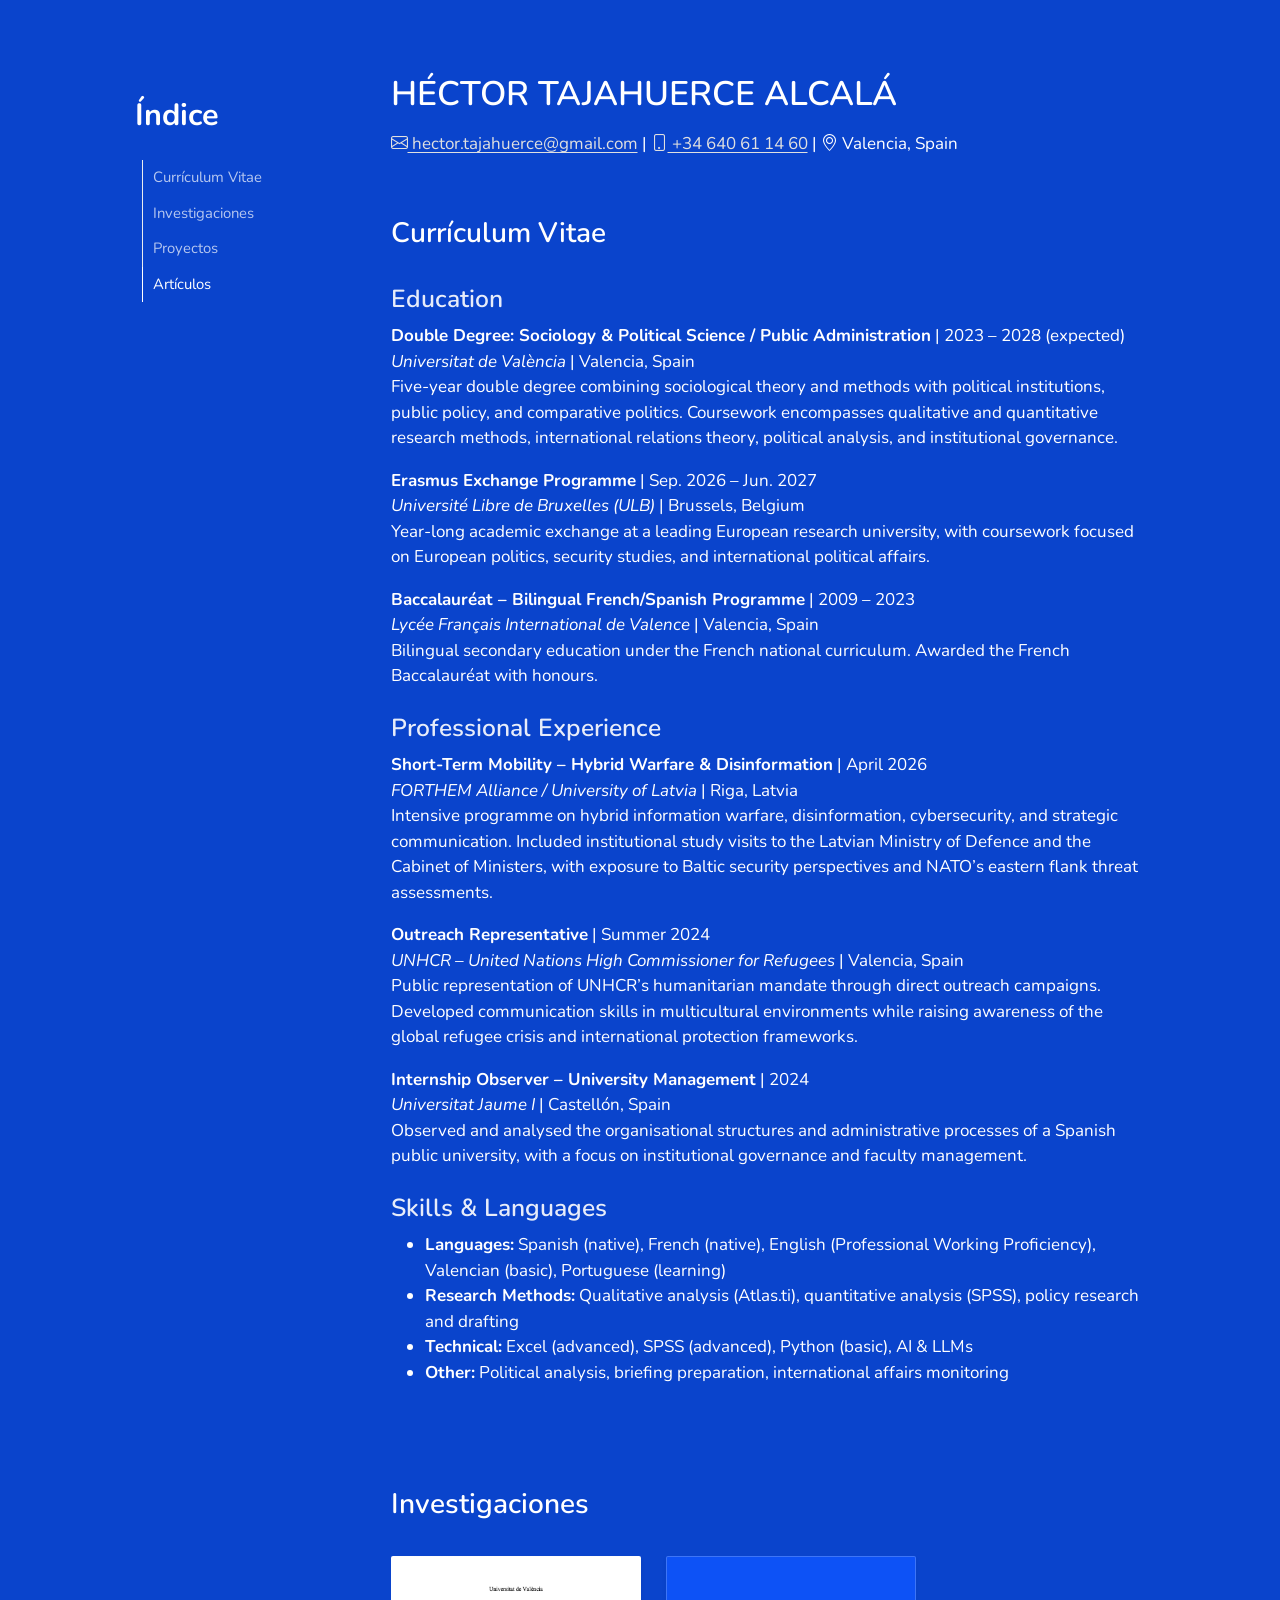
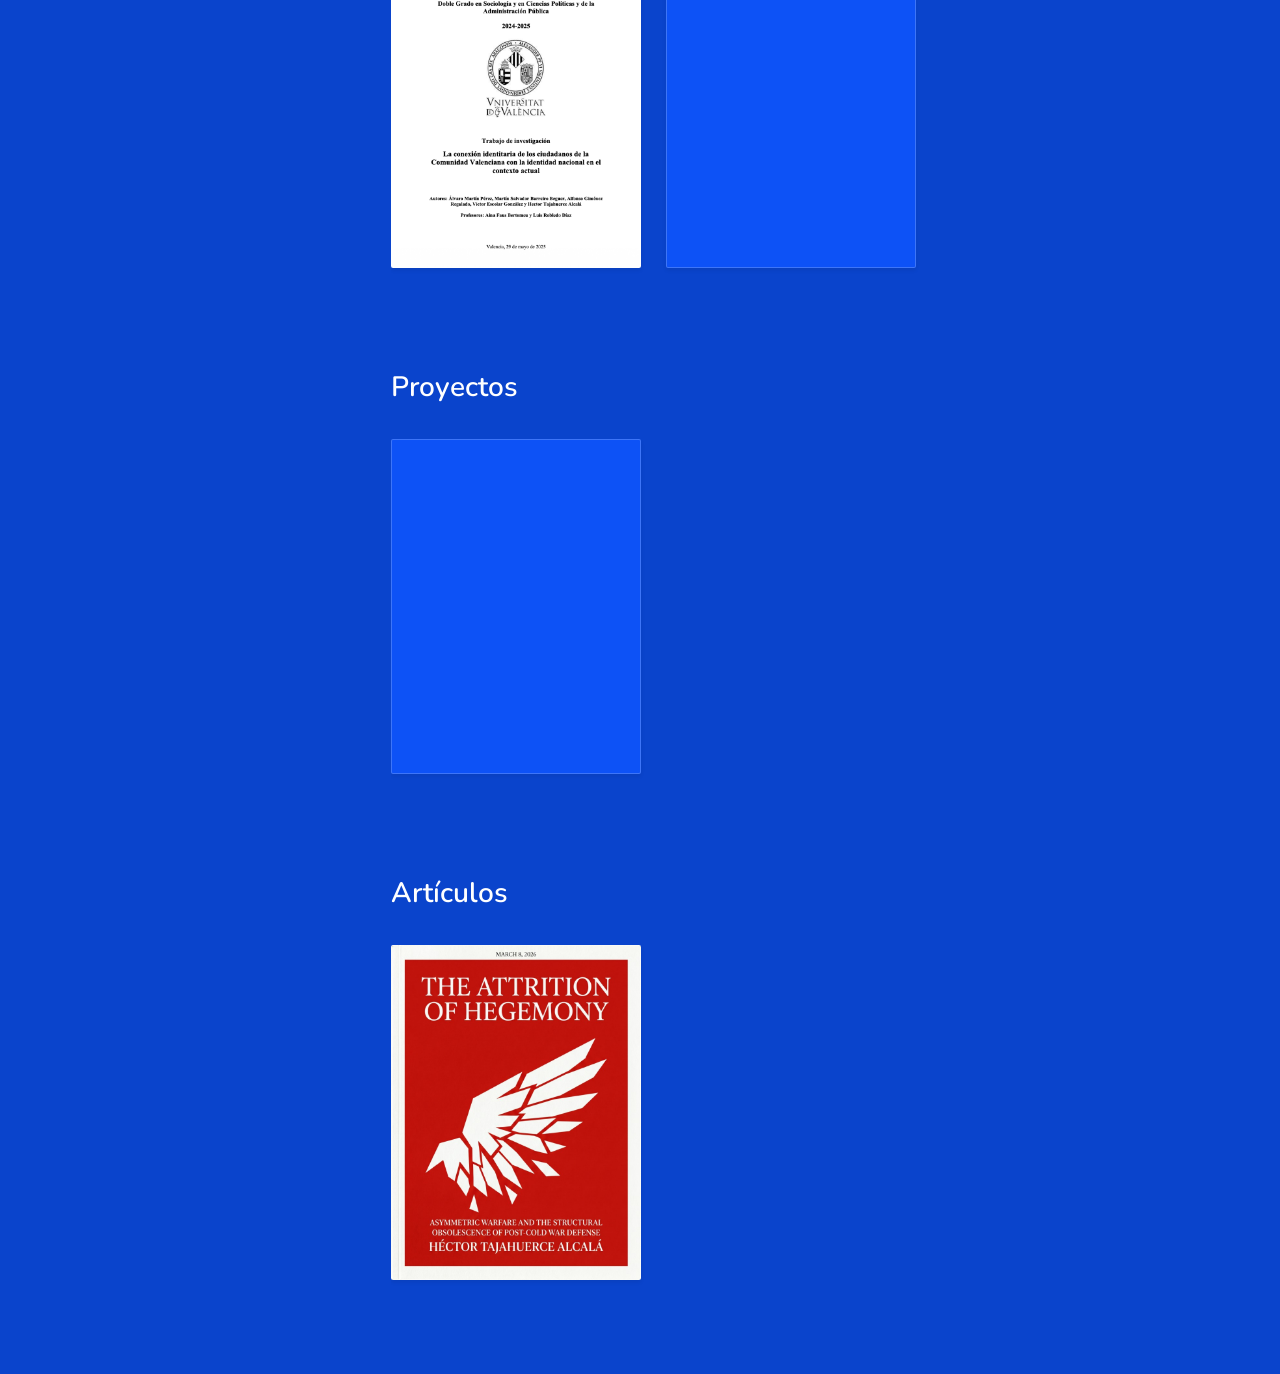
<file: docs/index.html>
<!DOCTYPE html>
<html xmlns="http://www.w3.org/1999/xhtml" lang="en" xml:lang="en"><head>

<meta charset="utf-8">
<meta name="generator" content="quarto-1.9.38">

<meta name="viewport" content="width=device-width, initial-scale=1.0, user-scalable=yes">


<title>HÉCTOR TAJAHUERCE ALCALÁ</title>
<style>
/* Default styles provided by pandoc.
** See https://pandoc.org/MANUAL.html#variables-for-html for config info.
*/
code{white-space: pre-wrap;}
span.smallcaps{font-variant: small-caps;}
div.columns{display: flex; gap: min(4vw, 1.5em);}
div.column{flex: auto; overflow-x: auto;}
div.hanging-indent{margin-left: 1.5em; text-indent: -1.5em;}
ul.task-list{list-style: none;}
ul.task-list li input[type="checkbox"] {
  width: 0.8em;
  margin: 0 0.8em 0.2em -1em; /* quarto-specific, see https://github.com/quarto-dev/quarto-cli/issues/4556 */ 
  vertical-align: middle;
}
</style>


<script src="site_libs/quarto-nav/quarto-nav.js"></script>
<script src="site_libs/clipboard/clipboard.min.js"></script>
<script src="site_libs/quarto-search/autocomplete.umd.js"></script>
<script src="site_libs/quarto-search/fuse.min.js"></script>
<script src="site_libs/quarto-search/quarto-search.js"></script>
<meta name="quarto:offset" content="./">
<script src="site_libs/quarto-html/quarto.js" type="module"></script>
<script src="site_libs/quarto-html/tabsets/tabsets.js" type="module"></script>
<script src="site_libs/quarto-html/popper.min.js"></script>
<script src="site_libs/quarto-html/tippy.umd.min.js"></script>
<script src="site_libs/quarto-html/anchor.min.js"></script>
<link href="site_libs/quarto-html/tippy.css" rel="stylesheet">
<link href="site_libs/quarto-html/quarto-syntax-highlighting-15634bcf2e68342d4ad2dfa704d543f6.css" rel="stylesheet" id="quarto-text-highlighting-styles">
<script src="site_libs/bootstrap/bootstrap.min.js"></script>
<link href="site_libs/bootstrap/bootstrap-icons.css" rel="stylesheet">
<link href="site_libs/bootstrap/bootstrap-9e22be3872a279093625bbfcc23ac3bf.min.css" rel="stylesheet" append-hash="true" id="quarto-bootstrap" data-mode="light">
<script id="quarto-search-options" type="application/json">{
  "location": "sidebar",
  "copy-button": false,
  "collapse-after": 3,
  "panel-placement": "start",
  "type": "textbox",
  "limit": 50,
  "keyboard-shortcut": [
    "f",
    "/",
    "s"
  ],
  "show-item-context": false,
  "language": {
    "search-no-results-text": "No results",
    "search-matching-documents-text": "matching documents",
    "search-copy-link-title": "Copy link to search",
    "search-hide-matches-text": "Hide additional matches",
    "search-more-match-text": "more match in this document",
    "search-more-matches-text": "more matches in this document",
    "search-clear-button-title": "Clear",
    "search-text-placeholder": "",
    "search-detached-cancel-button-title": "Cancel",
    "search-submit-button-title": "Submit",
    "search-label": "Search"
  }
}</script>


<link rel="stylesheet" href="styles.css">
</head>

<body class="floating quarto-light">

<div id="quarto-search-results"></div>
<!-- content -->
<div id="quarto-content" class="quarto-container page-columns page-rows-contents page-layout-article">
<!-- sidebar -->
  <nav id="quarto-sidebar" class="sidebar collapse collapse-horizontal quarto-sidebar-collapse-item sidebar-navigation floating overflow-auto">
    <nav id="TOC" role="doc-toc" class="toc-active">
    <h2 id="toc-title">Índice</h2>
   
  <ul class="collapse">
  <li><a href="#currículum-vitae" id="toc-currículum-vitae" class="nav-link active" data-scroll-target="#currículum-vitae">Currículum Vitae</a></li>
  <li><a href="#investigaciones" id="toc-investigaciones" class="nav-link" data-scroll-target="#investigaciones">Investigaciones</a></li>
  <li><a href="#proyectos" id="toc-proyectos" class="nav-link" data-scroll-target="#proyectos">Proyectos</a></li>
  <li><a href="#artículos" id="toc-artículos" class="nav-link" data-scroll-target="#artículos">Artículos</a></li>
  </ul>
</nav>
</nav>
<div id="quarto-sidebar-glass" class="quarto-sidebar-collapse-item" data-bs-toggle="collapse" data-bs-target=".quarto-sidebar-collapse-item"></div>
<!-- margin-sidebar -->
    <div id="quarto-margin-sidebar" class="sidebar margin-sidebar zindex-bottom">
    </div>
<!-- main -->
<main class="content" id="quarto-document-content">

<header id="title-block-header" class="quarto-title-block default">
<div class="quarto-title">
<h1 class="title">HÉCTOR TAJAHUERCE ALCALÁ</h1>
</div>



<div class="quarto-title-meta">

    
  
    
  </div>
  


</header>


<p><a href="mailto:hector.tajahuerce@gmail.com"><i class="bi bi-envelope"></i> hector.tajahuerce@gmail.com</a> | <a href="tel:+34640611460"><i class="bi bi-phone"></i> +34 640 61 14 60</a> | <i class="bi bi-geo-alt"></i> Valencia, Spain</p>
<section id="currículum-vitae" class="level2">
<h2 class="anchored" data-anchor-id="currículum-vitae">Currículum Vitae</h2>
<section id="education" class="level3">
<h3 class="anchored" data-anchor-id="education">Education</h3>
<p><strong>Double Degree: Sociology &amp; Political Science / Public Administration</strong> | 2023 – 2028 (expected)<br>
<em>Universitat de València</em> | Valencia, Spain<br>
Five-year double degree combining sociological theory and methods with political institutions, public policy, and comparative politics. Coursework encompasses qualitative and quantitative research methods, international relations theory, political analysis, and institutional governance.</p>
<p><strong>Erasmus Exchange Programme</strong> | Sep.&nbsp;2026 – Jun.&nbsp;2027<br>
<em>Université Libre de Bruxelles (ULB)</em> | Brussels, Belgium<br>
Year-long academic exchange at a leading European research university, with coursework focused on European politics, security studies, and international political affairs.</p>
<p><strong>Baccalauréat – Bilingual French/Spanish Programme</strong> | 2009 – 2023<br>
<em>Lycée Français International de Valence</em> | Valencia, Spain<br>
Bilingual secondary education under the French national curriculum. Awarded the French Baccalauréat with honours.</p>
</section>
<section id="professional-experience" class="level3">
<h3 class="anchored" data-anchor-id="professional-experience">Professional Experience</h3>
<p><strong>Short-Term Mobility – Hybrid Warfare &amp; Disinformation</strong> | April 2026<br>
<em>FORTHEM Alliance / University of Latvia</em> | Riga, Latvia<br>
Intensive programme on hybrid information warfare, disinformation, cybersecurity, and strategic communication. Included institutional study visits to the Latvian Ministry of Defence and the Cabinet of Ministers, with exposure to Baltic security perspectives and NATO’s eastern flank threat assessments.</p>
<p><strong>Outreach Representative</strong> | Summer 2024<br>
<em>UNHCR – United Nations High Commissioner for Refugees</em> | Valencia, Spain<br>
Public representation of UNHCR’s humanitarian mandate through direct outreach campaigns. Developed communication skills in multicultural environments while raising awareness of the global refugee crisis and international protection frameworks.</p>
<p><strong>Internship Observer – University Management</strong> | 2024<br>
<em>Universitat Jaume I</em> | Castellón, Spain<br>
Observed and analysed the organisational structures and administrative processes of a Spanish public university, with a focus on institutional governance and faculty management.</p>
</section>
<section id="skills-languages" class="level3">
<h3 class="anchored" data-anchor-id="skills-languages">Skills &amp; Languages</h3>
<ul>
<li><strong>Languages:</strong> Spanish (native), French (native), English (Professional Working Proficiency), Valencian (basic), Portuguese (learning)</li>
<li><strong>Research Methods:</strong> Qualitative analysis (Atlas.ti), quantitative analysis (SPSS), policy research and drafting</li>
<li><strong>Technical:</strong> Excel (advanced), SPSS (advanced), Python (basic), AI &amp; LLMs</li>
<li><strong>Other:</strong> Political analysis, briefing preparation, international affairs monitoring</li>
</ul>
<p><br></p>
</section>
</section>
<section id="investigaciones" class="level2">
<h2 class="anchored" data-anchor-id="investigaciones">Investigaciones</h2>
<div class="d-flex flex-row flex-nowrap overflow-auto pb-3 gap-4" style="scrollbar-width: thin; -webkit-overflow-scrolling: touch;">
  <div class="card shadow-sm flex-shrink-0" style="width: 250px; border-radius: 2px; background-image: url('portada1.png'); background-size: cover; background-position: top center; position: relative; overflow: hidden;">
    <div class="card-overlay"></div>
    <div class="card-body d-flex flex-column justify-content-end align-items-start text-start p-4" style="position: relative; z-index: 2;">
      <a href="https://www.researchgate.net/publication/392898718" target="_blank" class="text-decoration-none text-light">
        <h5 class="card-title mb-0 anchored" style="font-weight: 600; font-size: 1.1rem; text-shadow: 1px 1px 4px rgba(0,0,0,0.8);">Valencian Citizens' National Identity in the Current Context (2024)</h5>
      </a>
    </div>
  </div>

  <div class="card shadow-sm flex-shrink-0" style="width: 250px; border-radius: 2px;">
    <div class="card-body d-flex flex-column justify-content-end align-items-start text-start p-4">
      <h5 class="card-title mb-0 anchored" style="font-weight: 600; font-size: 1.1rem;">AI and defence policy in the United States</h5>
    </div>
  </div>
</div>
<p><br></p>
</section>
<section id="proyectos" class="level2">
<h2 class="anchored" data-anchor-id="proyectos">Proyectos</h2>
<div class="d-flex flex-row flex-nowrap overflow-auto pb-3 gap-4" style="scrollbar-width: thin; -webkit-overflow-scrolling: touch;">
  <div class="card shadow-sm flex-shrink-0" style="width: 250px; aspect-ratio: 764 / 1024; border-radius: 2px;">
    <div class="card-body d-flex flex-column justify-content-end align-items-start text-start p-4">
      <h5 class="card-title mb-0 anchored" style="font-weight: 600; font-size: 1.1rem;">Visuales y Gráficos de Defensa en R</h5>
    </div>
  </div>
</div>
<p><br></p>
</section>
<section id="artículos" class="level2">
<h2 class="anchored" data-anchor-id="artículos">Artículos</h2>
<div class="d-flex flex-row flex-nowrap overflow-auto pb-3 gap-4" style="scrollbar-width: thin; -webkit-overflow-scrolling: touch;">
  <div class="card shadow-sm flex-shrink-0" style="width: 250px; aspect-ratio: 764 / 1024; border-radius: 2px; background-image: url('portada_articulo_nueva.jpg'); background-size: cover; background-position: top center; position: relative; overflow: hidden;">
    <div class="card-overlay"></div>
    <div class="card-body d-flex flex-column justify-content-end align-items-start text-start p-4" style="position: relative; z-index: 2;">
      <a href="articulo_hegemony.html" class="text-decoration-none text-light">
        <h5 class="card-title mb-0 anchored" style="font-weight: 600; font-size: 1.1rem; text-shadow: 1px 1px 4px rgba(0,0,0,0.8);">The Attrition of Hegemony</h5>
      </a>
    </div>
  </div>
</div>
<script>
document.addEventListener("DOMContentLoaded", function() {
  // Force scroll to top on refresh
  if ('scrollRestoration' in history) {
    history.scrollRestoration = 'manual';
  }
  
  // Clear the URL hash if it exists to prevent browser from auto-scrolling to it
  if (window.location.hash) {
    history.replaceState(null, null, window.location.pathname + window.location.search);
  }
  
  // Scroll to top immediately, and again after a short delay in case Quarto tries to override
  window.scrollTo(0, 0);
  setTimeout(() => window.scrollTo(0, 0), 100);

  // Dispose Quarto/Bootstrap's default scrollspy so it doesn't fight with our custom one
  setTimeout(() => {
    try {
      if (typeof bootstrap !== 'undefined') {
        const spy = bootstrap.ScrollSpy.getInstance(document.body);
        if (spy) spy.dispose();
      }
    } catch(e) {}
  }, 100);

  const tocLinks = document.querySelectorAll('#TOC a');
  const sections = Array.from(tocLinks).map(link => {
    try { return document.querySelector(link.getAttribute('href')); } catch(e) { return null; }
  }).filter(s => s !== null);

  if (tocLinks.length > 0 && sections.length > 0) {
    const updateActive = () => {
      let currentSection = sections[0];
      const offset = window.innerHeight / 3;
      
      // If at the very bottom, force highlight the last section
      if ((window.innerHeight + window.scrollY) >= document.documentElement.scrollHeight - 10) {
        currentSection = sections[sections.length - 1];
      } else {
        // Find the last section that has crossed the top third threshold
        sections.forEach(section => {
          const rect = section.getBoundingClientRect();
          if (rect.top <= offset) {
            currentSection = section;
          }
        });
      }

      if (currentSection) {
        const id = currentSection.getAttribute('id');
        tocLinks.forEach(l => {
          if (l.getAttribute('href') === '#' + id) {
            l.classList.add('active');
          } else {
            l.classList.remove('active');
          }
        });
      }
    };

    window.addEventListener('scroll', updateActive, {passive: true});
    
    // Also update on click to ensure immediate feedback
    tocLinks.forEach(link => {
      link.addEventListener('click', function(e) {
        setTimeout(updateActive, 50);
      });
    });

    // Trigger once on load
    setTimeout(updateActive, 150);
  }
});
</script>


</section>

</main> <!-- /main -->
<script id="quarto-html-after-body" type="application/javascript">
  window.document.addEventListener("DOMContentLoaded", function (event) {
    const icon = "";
    const anchorJS = new window.AnchorJS();
    anchorJS.options = {
      placement: 'right',
      icon: icon
    };
    anchorJS.add('.anchored');
    const isCodeAnnotation = (el) => {
      for (const clz of el.classList) {
        if (clz.startsWith('code-annotation-')) {                     
          return true;
        }
      }
      return false;
    }
    const onCopySuccess = function(e) {
      // button target
      const button = e.trigger;
      // don't keep focus
      button.blur();
      // flash "checked"
      button.classList.add('code-copy-button-checked');
      var currentTitle = button.getAttribute("title");
      button.setAttribute("title", "Copied!");
      let tooltip;
      if (window.bootstrap) {
        button.setAttribute("data-bs-toggle", "tooltip");
        button.setAttribute("data-bs-placement", "left");
        button.setAttribute("data-bs-title", "Copied!");
        tooltip = new bootstrap.Tooltip(button, 
          { trigger: "manual", 
            customClass: "code-copy-button-tooltip",
            offset: [0, -8]});
        tooltip.show();    
      }
      setTimeout(function() {
        if (tooltip) {
          tooltip.hide();
          button.removeAttribute("data-bs-title");
          button.removeAttribute("data-bs-toggle");
          button.removeAttribute("data-bs-placement");
        }
        button.setAttribute("title", currentTitle);
        button.classList.remove('code-copy-button-checked');
      }, 1000);
      // clear code selection
      e.clearSelection();
    }
    const getTextToCopy = function(trigger) {
      const outerScaffold = trigger.parentElement.cloneNode(true);
      const codeEl = outerScaffold.querySelector('code');
      for (const childEl of codeEl.children) {
        if (isCodeAnnotation(childEl)) {
          childEl.remove();
        }
      }
      return codeEl.innerText;
    }
    const clipboard = new window.ClipboardJS('.code-copy-button:not([data-in-quarto-modal])', {
      text: getTextToCopy
    });
    clipboard.on('success', onCopySuccess);
    if (window.document.getElementById('quarto-embedded-source-code-modal')) {
      const clipboardModal = new window.ClipboardJS('.code-copy-button[data-in-quarto-modal]', {
        text: getTextToCopy,
        container: window.document.getElementById('quarto-embedded-source-code-modal')
      });
      clipboardModal.on('success', onCopySuccess);
    }
      var localhostRegex = new RegExp(/^(?:http|https):\/\/localhost\:?[0-9]*\//);
      var mailtoRegex = new RegExp(/^mailto:/);
        var filterRegex = new RegExp('/' + window.location.host + '/');
      var isInternal = (href) => {
          return filterRegex.test(href) || localhostRegex.test(href) || mailtoRegex.test(href);
      }
      // Inspect non-navigation links and adorn them if external
     var links = window.document.querySelectorAll('a[href]:not(.nav-link):not(.navbar-brand):not(.toc-action):not(.sidebar-link):not(.sidebar-item-toggle):not(.pagination-link):not(.no-external):not([aria-hidden]):not(.dropdown-item):not(.quarto-navigation-tool):not(.about-link)');
      for (var i=0; i<links.length; i++) {
        const link = links[i];
        if (!isInternal(link.href)) {
          // undo the damage that might have been done by quarto-nav.js in the case of
          // links that we want to consider external
          if (link.dataset.originalHref !== undefined) {
            link.href = link.dataset.originalHref;
          }
        }
      }
    function tippyHover(el, contentFn, onTriggerFn, onUntriggerFn) {
      const config = {
        allowHTML: true,
        maxWidth: 500,
        delay: 100,
        arrow: false,
        appendTo: function(el) {
            return el.parentElement;
        },
        interactive: true,
        interactiveBorder: 10,
        theme: 'quarto',
        placement: 'bottom-start',
      };
      if (contentFn) {
        config.content = contentFn;
      }
      if (onTriggerFn) {
        config.onTrigger = onTriggerFn;
      }
      if (onUntriggerFn) {
        config.onUntrigger = onUntriggerFn;
      }
      window.tippy(el, config); 
    }
    const noterefs = window.document.querySelectorAll('a[role="doc-noteref"]');
    for (var i=0; i<noterefs.length; i++) {
      const ref = noterefs[i];
      tippyHover(ref, function() {
        // use id or data attribute instead here
        let href = ref.getAttribute('data-footnote-href') || ref.getAttribute('href');
        try { href = new URL(href).hash; } catch {}
        const id = href.replace(/^#\/?/, "");
        const note = window.document.getElementById(id);
        if (note) {
          return note.innerHTML;
        } else {
          return "";
        }
      });
    }
    const xrefs = window.document.querySelectorAll('a.quarto-xref');
    const processXRef = (id, note) => {
      // Strip column container classes
      const stripColumnClz = (el) => {
        el.classList.remove("page-full", "page-columns");
        if (el.children) {
          for (const child of el.children) {
            stripColumnClz(child);
          }
        }
      }
      stripColumnClz(note)
      if (id === null || id.startsWith('sec-')) {
        // Special case sections, only their first couple elements
        const container = document.createElement("div");
        if (note.children && note.children.length > 2) {
          container.appendChild(note.children[0].cloneNode(true));
          for (let i = 1; i < note.children.length; i++) {
            const child = note.children[i];
            if (child.tagName === "P" && child.innerText === "") {
              continue;
            } else {
              container.appendChild(child.cloneNode(true));
              break;
            }
          }
          if (window.Quarto?.typesetMath) {
            window.Quarto.typesetMath(container);
          }
          return container.innerHTML
        } else {
          if (window.Quarto?.typesetMath) {
            window.Quarto.typesetMath(note);
          }
          return note.innerHTML;
        }
      } else {
        // Remove any anchor links if they are present
        const anchorLink = note.querySelector('a.anchorjs-link');
        if (anchorLink) {
          anchorLink.remove();
        }
        if (window.Quarto?.typesetMath) {
          window.Quarto.typesetMath(note);
        }
        if (note.classList.contains("callout")) {
          return note.outerHTML;
        } else {
          return note.innerHTML;
        }
      }
    }
    for (var i=0; i<xrefs.length; i++) {
      const xref = xrefs[i];
      tippyHover(xref, undefined, function(instance) {
        instance.disable();
        let url = xref.getAttribute('href');
        let hash = undefined; 
        if (url.startsWith('#')) {
          hash = url;
        } else {
          try { hash = new URL(url).hash; } catch {}
        }
        if (hash) {
          const id = hash.replace(/^#\/?/, "");
          const note = window.document.getElementById(id);
          if (note !== null) {
            try {
              const html = processXRef(id, note.cloneNode(true));
              instance.setContent(html);
            } finally {
              instance.enable();
              instance.show();
            }
          } else {
            // See if we can fetch this
            fetch(url.split('#')[0])
            .then(res => res.text())
            .then(html => {
              const parser = new DOMParser();
              const htmlDoc = parser.parseFromString(html, "text/html");
              const note = htmlDoc.getElementById(id);
              if (note !== null) {
                const html = processXRef(id, note);
                instance.setContent(html);
              } 
            }).finally(() => {
              instance.enable();
              instance.show();
            });
          }
        } else {
          // See if we can fetch a full url (with no hash to target)
          // This is a special case and we should probably do some content thinning / targeting
          fetch(url)
          .then(res => res.text())
          .then(html => {
            const parser = new DOMParser();
            const htmlDoc = parser.parseFromString(html, "text/html");
            const note = htmlDoc.querySelector('main.content');
            if (note !== null) {
              // This should only happen for chapter cross references
              // (since there is no id in the URL)
              // remove the first header
              if (note.children.length > 0 && note.children[0].tagName === "HEADER") {
                note.children[0].remove();
              }
              const html = processXRef(null, note);
              instance.setContent(html);
            } 
          }).finally(() => {
            instance.enable();
            instance.show();
          });
        }
      }, function(instance) {
      });
    }
        let selectedAnnoteEl;
        const selectorForAnnotation = ( cell, annotation) => {
          let cellAttr = 'data-code-cell="' + cell + '"';
          let lineAttr = 'data-code-annotation="' +  annotation + '"';
          const selector = 'span[' + cellAttr + '][' + lineAttr + ']';
          return selector;
        }
        const selectCodeLines = (annoteEl) => {
          const doc = window.document;
          const targetCell = annoteEl.getAttribute("data-target-cell");
          const targetAnnotation = annoteEl.getAttribute("data-target-annotation");
          const annoteSpan = window.document.querySelector(selectorForAnnotation(targetCell, targetAnnotation));
          const lines = annoteSpan.getAttribute("data-code-lines").split(",");
          const lineIds = lines.map((line) => {
            return targetCell + "-" + line;
          })
          let top = null;
          let height = null;
          let parent = null;
          if (lineIds.length > 0) {
              //compute the position of the single el (top and bottom and make a div)
              const el = window.document.getElementById(lineIds[0]);
              top = el.offsetTop;
              height = el.offsetHeight;
              parent = el.parentElement.parentElement;
            if (lineIds.length > 1) {
              const lastEl = window.document.getElementById(lineIds[lineIds.length - 1]);
              const bottom = lastEl.offsetTop + lastEl.offsetHeight;
              height = bottom - top;
            }
            if (top !== null && height !== null && parent !== null) {
              // cook up a div (if necessary) and position it 
              let div = window.document.getElementById("code-annotation-line-highlight");
              if (div === null) {
                div = window.document.createElement("div");
                div.setAttribute("id", "code-annotation-line-highlight");
                div.style.position = 'absolute';
                parent.appendChild(div);
              }
              div.style.top = top - 2 + "px";
              div.style.height = height + 4 + "px";
              div.style.left = 0;
              let gutterDiv = window.document.getElementById("code-annotation-line-highlight-gutter");
              if (gutterDiv === null) {
                gutterDiv = window.document.createElement("div");
                gutterDiv.setAttribute("id", "code-annotation-line-highlight-gutter");
                gutterDiv.style.position = 'absolute';
                const codeCell = window.document.getElementById(targetCell);
                const gutter = codeCell.querySelector('.code-annotation-gutter');
                gutter.appendChild(gutterDiv);
              }
              gutterDiv.style.top = top - 2 + "px";
              gutterDiv.style.height = height + 4 + "px";
            }
            selectedAnnoteEl = annoteEl;
          }
        };
        const unselectCodeLines = () => {
          const elementsIds = ["code-annotation-line-highlight", "code-annotation-line-highlight-gutter"];
          elementsIds.forEach((elId) => {
            const div = window.document.getElementById(elId);
            if (div) {
              div.remove();
            }
          });
          selectedAnnoteEl = undefined;
        };
          // Handle positioning of the toggle
      window.addEventListener(
        "resize",
        throttle(() => {
          elRect = undefined;
          if (selectedAnnoteEl) {
            selectCodeLines(selectedAnnoteEl);
          }
        }, 10)
      );
      function throttle(fn, ms) {
      let throttle = false;
      let timer;
        return (...args) => {
          if(!throttle) { // first call gets through
              fn.apply(this, args);
              throttle = true;
          } else { // all the others get throttled
              if(timer) clearTimeout(timer); // cancel #2
              timer = setTimeout(() => {
                fn.apply(this, args);
                timer = throttle = false;
              }, ms);
          }
        };
      }
        // Attach click handler to the DT
        const annoteDls = window.document.querySelectorAll('dt[data-target-cell]');
        for (const annoteDlNode of annoteDls) {
          annoteDlNode.addEventListener('click', (event) => {
            const clickedEl = event.target;
            if (clickedEl !== selectedAnnoteEl) {
              unselectCodeLines();
              const activeEl = window.document.querySelector('dt[data-target-cell].code-annotation-active');
              if (activeEl) {
                activeEl.classList.remove('code-annotation-active');
              }
              selectCodeLines(clickedEl);
              clickedEl.classList.add('code-annotation-active');
            } else {
              // Unselect the line
              unselectCodeLines();
              clickedEl.classList.remove('code-annotation-active');
            }
          });
        }
    const findCites = (el) => {
      const parentEl = el.parentElement;
      if (parentEl) {
        const cites = parentEl.dataset.cites;
        if (cites) {
          return {
            el,
            cites: cites.split(' ')
          };
        } else {
          return findCites(el.parentElement)
        }
      } else {
        return undefined;
      }
    };
    var bibliorefs = window.document.querySelectorAll('a[role="doc-biblioref"]');
    for (var i=0; i<bibliorefs.length; i++) {
      const ref = bibliorefs[i];
      const citeInfo = findCites(ref);
      if (citeInfo) {
        tippyHover(citeInfo.el, function() {
          var popup = window.document.createElement('div');
          citeInfo.cites.forEach(function(cite) {
            var citeDiv = window.document.createElement('div');
            citeDiv.classList.add('hanging-indent');
            citeDiv.classList.add('csl-entry');
            var biblioDiv = window.document.getElementById('ref-' + cite);
            if (biblioDiv) {
              citeDiv.innerHTML = biblioDiv.innerHTML;
            }
            popup.appendChild(citeDiv);
          });
          return popup.innerHTML;
        });
      }
    }
  });
  </script>
</div> <!-- /content -->




</body></html>
</file>
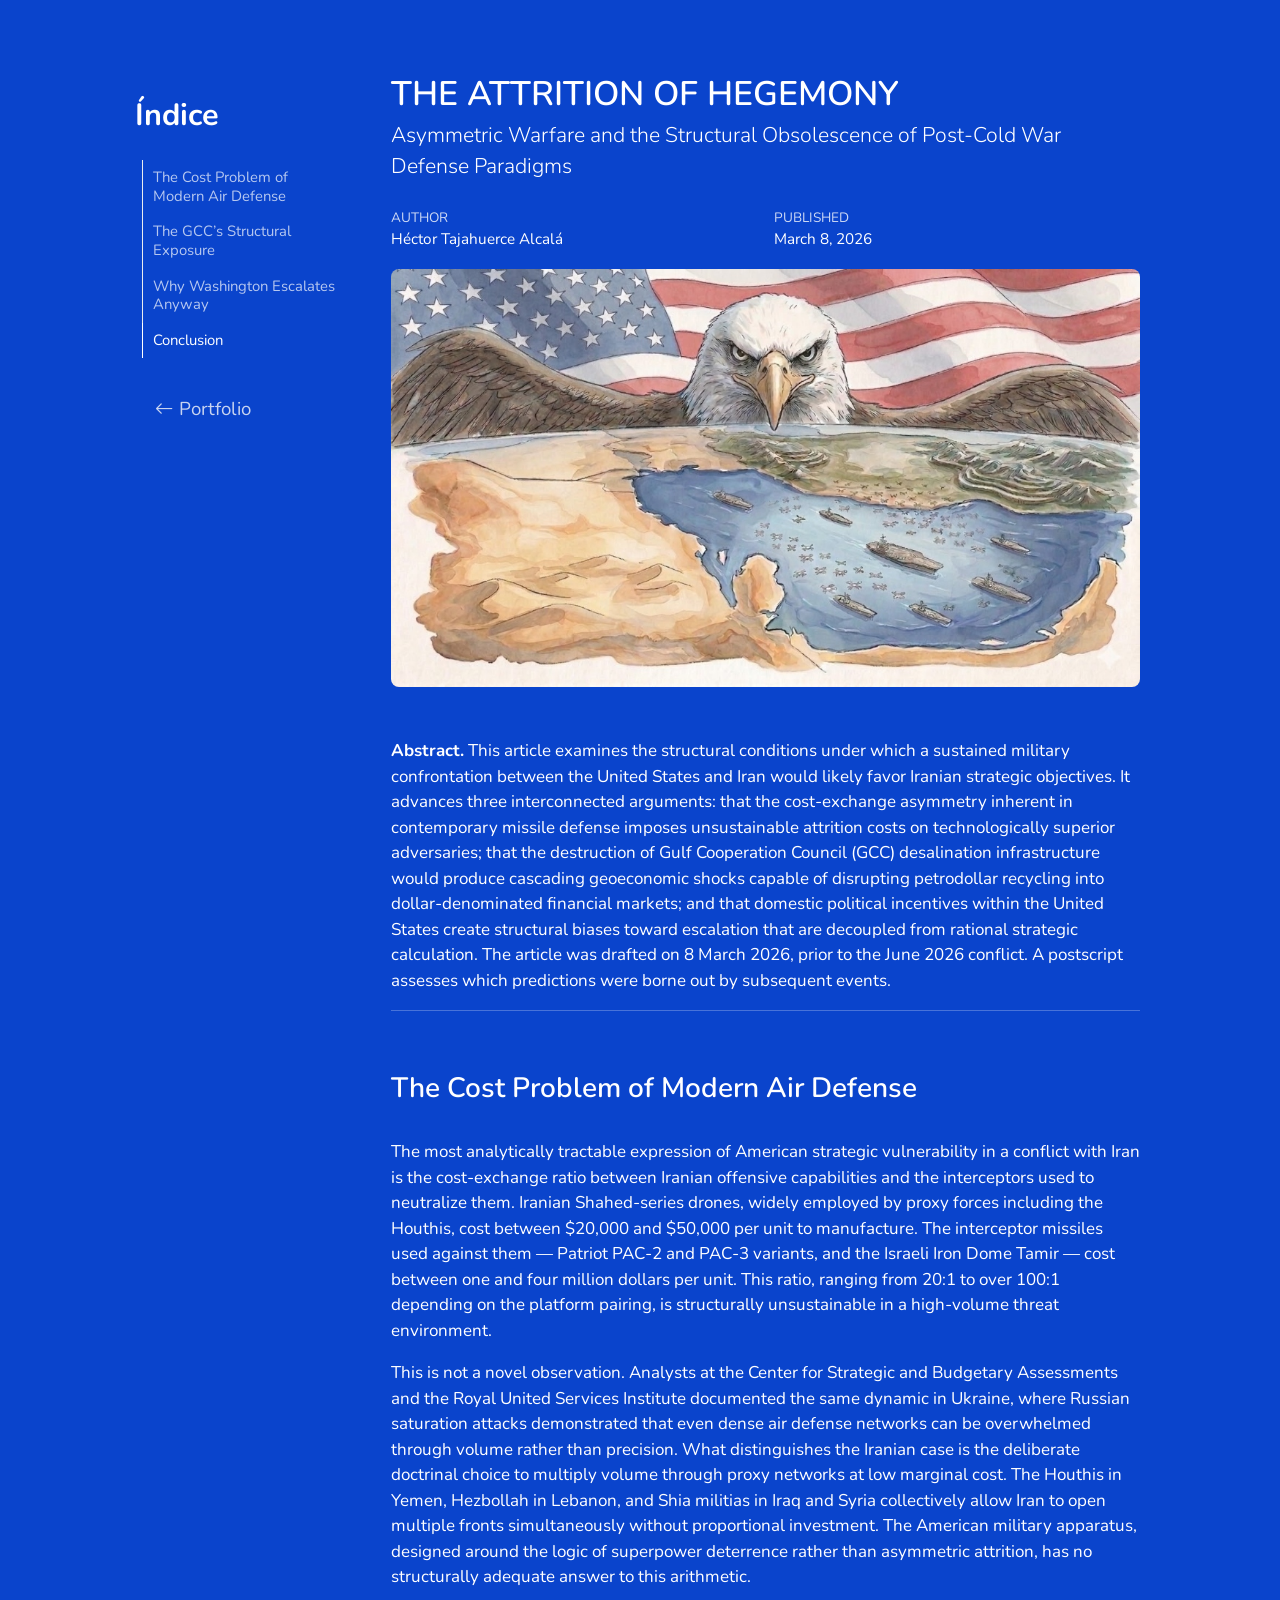
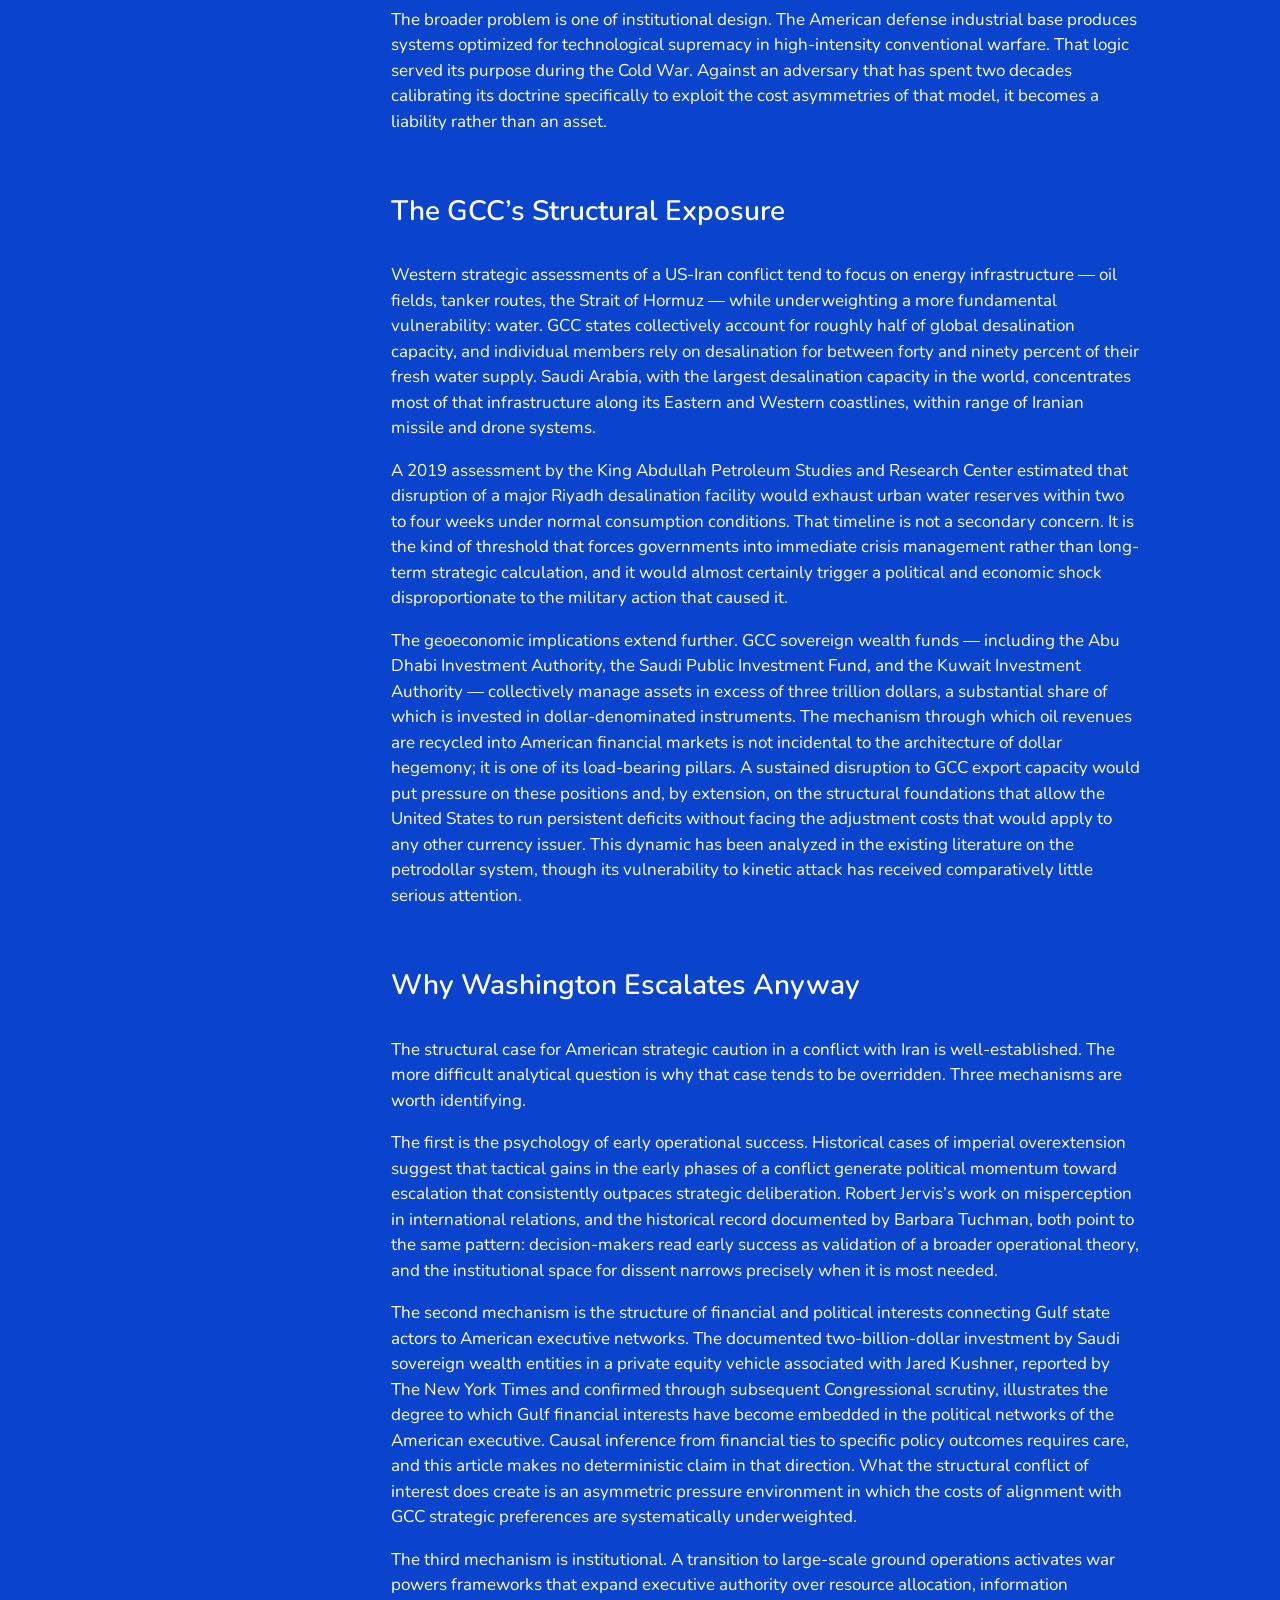
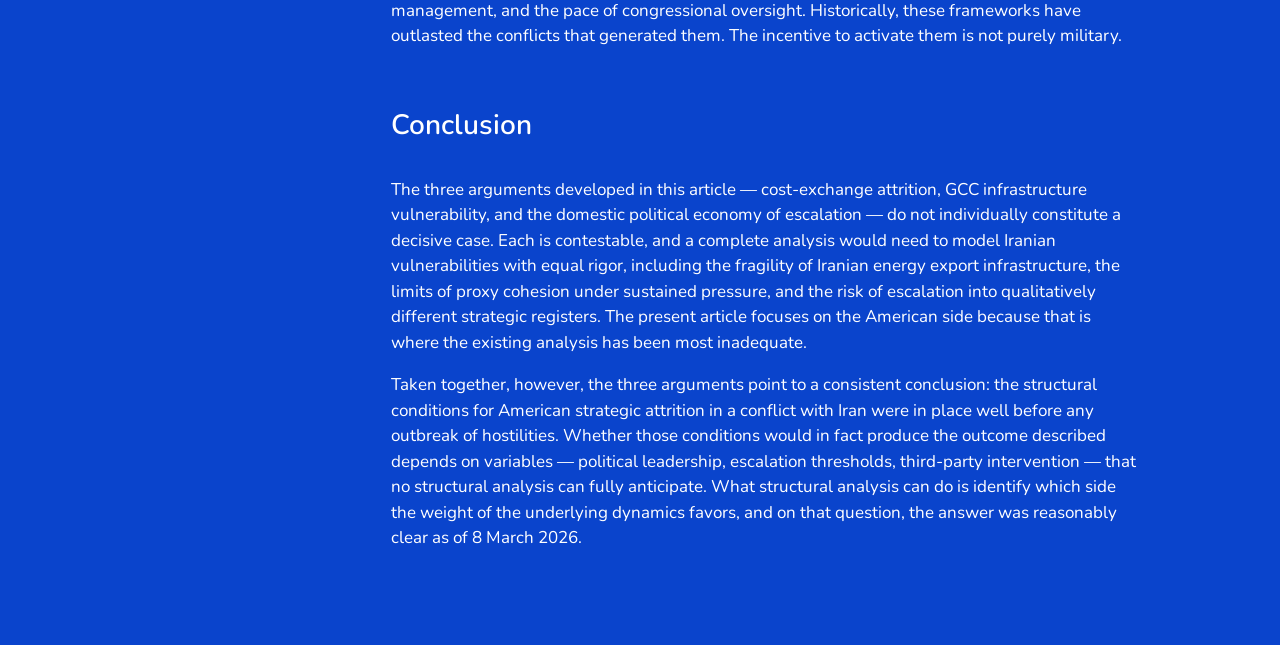
<file: docs/articulo_hegemony.html>
<!DOCTYPE html>
<html xmlns="http://www.w3.org/1999/xhtml" lang="en" xml:lang="en"><head>

<meta charset="utf-8">
<meta name="generator" content="quarto-1.9.38">

<meta name="viewport" content="width=device-width, initial-scale=1.0, user-scalable=yes">

<meta name="author" content="Héctor Tajahuerce Alcalá">
<meta name="dcterms.date" content="2026-03-08">

<title>THE ATTRITION OF HEGEMONY</title>
<style>
/* Default styles provided by pandoc.
** See https://pandoc.org/MANUAL.html#variables-for-html for config info.
*/
code{white-space: pre-wrap;}
span.smallcaps{font-variant: small-caps;}
div.columns{display: flex; gap: min(4vw, 1.5em);}
div.column{flex: auto; overflow-x: auto;}
div.hanging-indent{margin-left: 1.5em; text-indent: -1.5em;}
ul.task-list{list-style: none;}
ul.task-list li input[type="checkbox"] {
  width: 0.8em;
  margin: 0 0.8em 0.2em -1em; /* quarto-specific, see https://github.com/quarto-dev/quarto-cli/issues/4556 */ 
  vertical-align: middle;
}
</style>


<script src="site_libs/quarto-nav/quarto-nav.js"></script>
<script src="site_libs/clipboard/clipboard.min.js"></script>
<script src="site_libs/quarto-search/autocomplete.umd.js"></script>
<script src="site_libs/quarto-search/fuse.min.js"></script>
<script src="site_libs/quarto-search/quarto-search.js"></script>
<meta name="quarto:offset" content="./">
<script src="site_libs/quarto-html/quarto.js" type="module"></script>
<script src="site_libs/quarto-html/tabsets/tabsets.js" type="module"></script>
<script src="site_libs/quarto-html/popper.min.js"></script>
<script src="site_libs/quarto-html/tippy.umd.min.js"></script>
<script src="site_libs/quarto-html/anchor.min.js"></script>
<link href="site_libs/quarto-html/tippy.css" rel="stylesheet">
<link href="site_libs/quarto-html/quarto-syntax-highlighting-15634bcf2e68342d4ad2dfa704d543f6.css" rel="stylesheet" id="quarto-text-highlighting-styles">
<script src="site_libs/bootstrap/bootstrap.min.js"></script>
<link href="site_libs/bootstrap/bootstrap-icons.css" rel="stylesheet">
<link href="site_libs/bootstrap/bootstrap-9e22be3872a279093625bbfcc23ac3bf.min.css" rel="stylesheet" append-hash="true" id="quarto-bootstrap" data-mode="light">
<script id="quarto-search-options" type="application/json">{
  "location": "sidebar",
  "copy-button": false,
  "collapse-after": 3,
  "panel-placement": "start",
  "type": "textbox",
  "limit": 50,
  "keyboard-shortcut": [
    "f",
    "/",
    "s"
  ],
  "show-item-context": false,
  "language": {
    "search-no-results-text": "No results",
    "search-matching-documents-text": "matching documents",
    "search-copy-link-title": "Copy link to search",
    "search-hide-matches-text": "Hide additional matches",
    "search-more-match-text": "more match in this document",
    "search-more-matches-text": "more matches in this document",
    "search-clear-button-title": "Clear",
    "search-text-placeholder": "",
    "search-detached-cancel-button-title": "Cancel",
    "search-submit-button-title": "Submit",
    "search-label": "Search"
  }
}</script>


<link rel="stylesheet" href="styles.css">
</head>

<body class="floating quarto-light">

<div id="quarto-search-results"></div>
<!-- content -->
<div id="quarto-content" class="quarto-container page-columns page-rows-contents page-layout-article">
<!-- sidebar -->
  <nav id="quarto-sidebar" class="sidebar collapse collapse-horizontal quarto-sidebar-collapse-item sidebar-navigation floating overflow-auto">
    <nav id="TOC" role="doc-toc" class="toc-active">
    <h2 id="toc-title">Índice</h2>
   
  <ul class="collapse">
  <li><a href="#the-cost-problem-of-modern-air-defense" id="toc-the-cost-problem-of-modern-air-defense" class="nav-link active" data-scroll-target="#the-cost-problem-of-modern-air-defense">The Cost Problem of Modern Air Defense</a></li>
  <li><a href="#the-gccs-structural-exposure" id="toc-the-gccs-structural-exposure" class="nav-link" data-scroll-target="#the-gccs-structural-exposure">The GCC’s Structural Exposure</a></li>
  <li><a href="#why-washington-escalates-anyway" id="toc-why-washington-escalates-anyway" class="nav-link" data-scroll-target="#why-washington-escalates-anyway">Why Washington Escalates Anyway</a></li>
  <li><a href="#conclusion" id="toc-conclusion" class="nav-link" data-scroll-target="#conclusion">Conclusion</a></li>
  </ul>
</nav>
</nav>
<div id="quarto-sidebar-glass" class="quarto-sidebar-collapse-item" data-bs-toggle="collapse" data-bs-target=".quarto-sidebar-collapse-item"></div>
<!-- margin-sidebar -->
    <div id="quarto-margin-sidebar" class="sidebar margin-sidebar zindex-bottom">
    </div>
<!-- main -->
<main class="content" id="quarto-document-content">

<header id="title-block-header" class="quarto-title-block default">
<div class="quarto-title">
<h1 class="title">THE ATTRITION OF HEGEMONY</h1>
<p class="subtitle lead">Asymmetric Warfare and the Structural Obsolescence of Post-Cold War Defense Paradigms</p>
</div>



<div class="quarto-title-meta">

    <div>
    <div class="quarto-title-meta-heading">Author</div>
    <div class="quarto-title-meta-contents">
             <p>Héctor Tajahuerce Alcalá </p>
          </div>
  </div>
    
    <div>
    <div class="quarto-title-meta-heading">Published</div>
    <div class="quarto-title-meta-contents">
      <p class="date">March 8, 2026</p>
    </div>
  </div>
  
    
  </div>
  


</header>


<p><img src="portada_articulo_hero.jpg" class="img-fluid" style="width: 100%; border-radius: 8px; margin-bottom: 2rem;"></p>
<p><strong>Abstract.</strong> This article examines the structural conditions under which a sustained military confrontation between the United States and Iran would likely favor Iranian strategic objectives. It advances three interconnected arguments: that the cost-exchange asymmetry inherent in contemporary missile defense imposes unsustainable attrition costs on technologically superior adversaries; that the destruction of Gulf Cooperation Council (GCC) desalination infrastructure would produce cascading geoeconomic shocks capable of disrupting petrodollar recycling into dollar-denominated financial markets; and that domestic political incentives within the United States create structural biases toward escalation that are decoupled from rational strategic calculation. The article was drafted on 8 March 2026, prior to the June 2026 conflict. A postscript assesses which predictions were borne out by subsequent events.</p>
<hr>
<section id="the-cost-problem-of-modern-air-defense" class="level2">
<h2 class="anchored" data-anchor-id="the-cost-problem-of-modern-air-defense">The Cost Problem of Modern Air Defense</h2>
<p>The most analytically tractable expression of American strategic vulnerability in a conflict with Iran is the cost-exchange ratio between Iranian offensive capabilities and the interceptors used to neutralize them. Iranian Shahed-series drones, widely employed by proxy forces including the Houthis, cost between $20,000 and $50,000 per unit to manufacture. The interceptor missiles used against them — Patriot PAC-2 and PAC-3 variants, and the Israeli Iron Dome Tamir — cost between one and four million dollars per unit. This ratio, ranging from 20:1 to over 100:1 depending on the platform pairing, is structurally unsustainable in a high-volume threat environment.</p>
<p>This is not a novel observation. Analysts at the Center for Strategic and Budgetary Assessments and the Royal United Services Institute documented the same dynamic in Ukraine, where Russian saturation attacks demonstrated that even dense air defense networks can be overwhelmed through volume rather than precision. What distinguishes the Iranian case is the deliberate doctrinal choice to multiply volume through proxy networks at low marginal cost. The Houthis in Yemen, Hezbollah in Lebanon, and Shia militias in Iraq and Syria collectively allow Iran to open multiple fronts simultaneously without proportional investment. The American military apparatus, designed around the logic of superpower deterrence rather than asymmetric attrition, has no structurally adequate answer to this arithmetic.</p>
<p>The broader problem is one of institutional design. The American defense industrial base produces systems optimized for technological supremacy in high-intensity conventional warfare. That logic served its purpose during the Cold War. Against an adversary that has spent two decades calibrating its doctrine specifically to exploit the cost asymmetries of that model, it becomes a liability rather than an asset.</p>
</section>
<section id="the-gccs-structural-exposure" class="level2">
<h2 class="anchored" data-anchor-id="the-gccs-structural-exposure">The GCC’s Structural Exposure</h2>
<p>Western strategic assessments of a US-Iran conflict tend to focus on energy infrastructure — oil fields, tanker routes, the Strait of Hormuz — while underweighting a more fundamental vulnerability: water. GCC states collectively account for roughly half of global desalination capacity, and individual members rely on desalination for between forty and ninety percent of their fresh water supply. Saudi Arabia, with the largest desalination capacity in the world, concentrates most of that infrastructure along its Eastern and Western coastlines, within range of Iranian missile and drone systems.</p>
<p>A 2019 assessment by the King Abdullah Petroleum Studies and Research Center estimated that disruption of a major Riyadh desalination facility would exhaust urban water reserves within two to four weeks under normal consumption conditions. That timeline is not a secondary concern. It is the kind of threshold that forces governments into immediate crisis management rather than long-term strategic calculation, and it would almost certainly trigger a political and economic shock disproportionate to the military action that caused it.</p>
<p>The geoeconomic implications extend further. GCC sovereign wealth funds — including the Abu Dhabi Investment Authority, the Saudi Public Investment Fund, and the Kuwait Investment Authority — collectively manage assets in excess of three trillion dollars, a substantial share of which is invested in dollar-denominated instruments. The mechanism through which oil revenues are recycled into American financial markets is not incidental to the architecture of dollar hegemony; it is one of its load-bearing pillars. A sustained disruption to GCC export capacity would put pressure on these positions and, by extension, on the structural foundations that allow the United States to run persistent deficits without facing the adjustment costs that would apply to any other currency issuer. This dynamic has been analyzed in the existing literature on the petrodollar system, though its vulnerability to kinetic attack has received comparatively little serious attention.</p>
</section>
<section id="why-washington-escalates-anyway" class="level2">
<h2 class="anchored" data-anchor-id="why-washington-escalates-anyway">Why Washington Escalates Anyway</h2>
<p>The structural case for American strategic caution in a conflict with Iran is well-established. The more difficult analytical question is why that case tends to be overridden. Three mechanisms are worth identifying.</p>
<p>The first is the psychology of early operational success. Historical cases of imperial overextension suggest that tactical gains in the early phases of a conflict generate political momentum toward escalation that consistently outpaces strategic deliberation. Robert Jervis’s work on misperception in international relations, and the historical record documented by Barbara Tuchman, both point to the same pattern: decision-makers read early success as validation of a broader operational theory, and the institutional space for dissent narrows precisely when it is most needed.</p>
<p>The second mechanism is the structure of financial and political interests connecting Gulf state actors to American executive networks. The documented two-billion-dollar investment by Saudi sovereign wealth entities in a private equity vehicle associated with Jared Kushner, reported by The New York Times and confirmed through subsequent Congressional scrutiny, illustrates the degree to which Gulf financial interests have become embedded in the political networks of the American executive. Causal inference from financial ties to specific policy outcomes requires care, and this article makes no deterministic claim in that direction. What the structural conflict of interest does create is an asymmetric pressure environment in which the costs of alignment with GCC strategic preferences are systematically underweighted.</p>
<p>The third mechanism is institutional. A transition to large-scale ground operations activates war powers frameworks that expand executive authority over resource allocation, information management, and the pace of congressional oversight. Historically, these frameworks have outlasted the conflicts that generated them. The incentive to activate them is not purely military.</p>
</section>
<section id="conclusion" class="level2">
<h2 class="anchored" data-anchor-id="conclusion">Conclusion</h2>
<p>The three arguments developed in this article — cost-exchange attrition, GCC infrastructure vulnerability, and the domestic political economy of escalation — do not individually constitute a decisive case. Each is contestable, and a complete analysis would need to model Iranian vulnerabilities with equal rigor, including the fragility of Iranian energy export infrastructure, the limits of proxy cohesion under sustained pressure, and the risk of escalation into qualitatively different strategic registers. The present article focuses on the American side because that is where the existing analysis has been most inadequate.</p>
<p>Taken together, however, the three arguments point to a consistent conclusion: the structural conditions for American strategic attrition in a conflict with Iran were in place well before any outbreak of hostilities. Whether those conditions would in fact produce the outcome described depends on variables — political leadership, escalation thresholds, third-party intervention — that no structural analysis can fully anticipate. What structural analysis can do is identify which side the weight of the underlying dynamics favors, and on that question, the answer was reasonably clear as of 8 March 2026.</p>
<script>
document.addEventListener("DOMContentLoaded", function() {
  const sidebar = document.querySelector('#quarto-sidebar');
  if (sidebar) {
    const btn = document.createElement('div');
    btn.style.paddingLeft = '20px';
    btn.style.paddingTop = '20px';
    btn.innerHTML = `<a href="index.html" class="text-light text-decoration-none d-inline-block" style="font-size: 1.1rem; opacity: 0.8; transition: opacity 0.2s;" onmouseover="this.style.opacity='1'" onmouseout="this.style.opacity='0.8'"><i class="bi bi-arrow-left"></i> Portfolio</a>`;
    sidebar.appendChild(btn);
  }
});
</script>


</section>

</main> <!-- /main -->
<script id="quarto-html-after-body" type="application/javascript">
  window.document.addEventListener("DOMContentLoaded", function (event) {
    const icon = "";
    const anchorJS = new window.AnchorJS();
    anchorJS.options = {
      placement: 'right',
      icon: icon
    };
    anchorJS.add('.anchored');
    const isCodeAnnotation = (el) => {
      for (const clz of el.classList) {
        if (clz.startsWith('code-annotation-')) {                     
          return true;
        }
      }
      return false;
    }
    const onCopySuccess = function(e) {
      // button target
      const button = e.trigger;
      // don't keep focus
      button.blur();
      // flash "checked"
      button.classList.add('code-copy-button-checked');
      var currentTitle = button.getAttribute("title");
      button.setAttribute("title", "Copied!");
      let tooltip;
      if (window.bootstrap) {
        button.setAttribute("data-bs-toggle", "tooltip");
        button.setAttribute("data-bs-placement", "left");
        button.setAttribute("data-bs-title", "Copied!");
        tooltip = new bootstrap.Tooltip(button, 
          { trigger: "manual", 
            customClass: "code-copy-button-tooltip",
            offset: [0, -8]});
        tooltip.show();    
      }
      setTimeout(function() {
        if (tooltip) {
          tooltip.hide();
          button.removeAttribute("data-bs-title");
          button.removeAttribute("data-bs-toggle");
          button.removeAttribute("data-bs-placement");
        }
        button.setAttribute("title", currentTitle);
        button.classList.remove('code-copy-button-checked');
      }, 1000);
      // clear code selection
      e.clearSelection();
    }
    const getTextToCopy = function(trigger) {
      const outerScaffold = trigger.parentElement.cloneNode(true);
      const codeEl = outerScaffold.querySelector('code');
      for (const childEl of codeEl.children) {
        if (isCodeAnnotation(childEl)) {
          childEl.remove();
        }
      }
      return codeEl.innerText;
    }
    const clipboard = new window.ClipboardJS('.code-copy-button:not([data-in-quarto-modal])', {
      text: getTextToCopy
    });
    clipboard.on('success', onCopySuccess);
    if (window.document.getElementById('quarto-embedded-source-code-modal')) {
      const clipboardModal = new window.ClipboardJS('.code-copy-button[data-in-quarto-modal]', {
        text: getTextToCopy,
        container: window.document.getElementById('quarto-embedded-source-code-modal')
      });
      clipboardModal.on('success', onCopySuccess);
    }
      var localhostRegex = new RegExp(/^(?:http|https):\/\/localhost\:?[0-9]*\//);
      var mailtoRegex = new RegExp(/^mailto:/);
        var filterRegex = new RegExp('/' + window.location.host + '/');
      var isInternal = (href) => {
          return filterRegex.test(href) || localhostRegex.test(href) || mailtoRegex.test(href);
      }
      // Inspect non-navigation links and adorn them if external
     var links = window.document.querySelectorAll('a[href]:not(.nav-link):not(.navbar-brand):not(.toc-action):not(.sidebar-link):not(.sidebar-item-toggle):not(.pagination-link):not(.no-external):not([aria-hidden]):not(.dropdown-item):not(.quarto-navigation-tool):not(.about-link)');
      for (var i=0; i<links.length; i++) {
        const link = links[i];
        if (!isInternal(link.href)) {
          // undo the damage that might have been done by quarto-nav.js in the case of
          // links that we want to consider external
          if (link.dataset.originalHref !== undefined) {
            link.href = link.dataset.originalHref;
          }
        }
      }
    function tippyHover(el, contentFn, onTriggerFn, onUntriggerFn) {
      const config = {
        allowHTML: true,
        maxWidth: 500,
        delay: 100,
        arrow: false,
        appendTo: function(el) {
            return el.parentElement;
        },
        interactive: true,
        interactiveBorder: 10,
        theme: 'quarto',
        placement: 'bottom-start',
      };
      if (contentFn) {
        config.content = contentFn;
      }
      if (onTriggerFn) {
        config.onTrigger = onTriggerFn;
      }
      if (onUntriggerFn) {
        config.onUntrigger = onUntriggerFn;
      }
      window.tippy(el, config); 
    }
    const noterefs = window.document.querySelectorAll('a[role="doc-noteref"]');
    for (var i=0; i<noterefs.length; i++) {
      const ref = noterefs[i];
      tippyHover(ref, function() {
        // use id or data attribute instead here
        let href = ref.getAttribute('data-footnote-href') || ref.getAttribute('href');
        try { href = new URL(href).hash; } catch {}
        const id = href.replace(/^#\/?/, "");
        const note = window.document.getElementById(id);
        if (note) {
          return note.innerHTML;
        } else {
          return "";
        }
      });
    }
    const xrefs = window.document.querySelectorAll('a.quarto-xref');
    const processXRef = (id, note) => {
      // Strip column container classes
      const stripColumnClz = (el) => {
        el.classList.remove("page-full", "page-columns");
        if (el.children) {
          for (const child of el.children) {
            stripColumnClz(child);
          }
        }
      }
      stripColumnClz(note)
      if (id === null || id.startsWith('sec-')) {
        // Special case sections, only their first couple elements
        const container = document.createElement("div");
        if (note.children && note.children.length > 2) {
          container.appendChild(note.children[0].cloneNode(true));
          for (let i = 1; i < note.children.length; i++) {
            const child = note.children[i];
            if (child.tagName === "P" && child.innerText === "") {
              continue;
            } else {
              container.appendChild(child.cloneNode(true));
              break;
            }
          }
          if (window.Quarto?.typesetMath) {
            window.Quarto.typesetMath(container);
          }
          return container.innerHTML
        } else {
          if (window.Quarto?.typesetMath) {
            window.Quarto.typesetMath(note);
          }
          return note.innerHTML;
        }
      } else {
        // Remove any anchor links if they are present
        const anchorLink = note.querySelector('a.anchorjs-link');
        if (anchorLink) {
          anchorLink.remove();
        }
        if (window.Quarto?.typesetMath) {
          window.Quarto.typesetMath(note);
        }
        if (note.classList.contains("callout")) {
          return note.outerHTML;
        } else {
          return note.innerHTML;
        }
      }
    }
    for (var i=0; i<xrefs.length; i++) {
      const xref = xrefs[i];
      tippyHover(xref, undefined, function(instance) {
        instance.disable();
        let url = xref.getAttribute('href');
        let hash = undefined; 
        if (url.startsWith('#')) {
          hash = url;
        } else {
          try { hash = new URL(url).hash; } catch {}
        }
        if (hash) {
          const id = hash.replace(/^#\/?/, "");
          const note = window.document.getElementById(id);
          if (note !== null) {
            try {
              const html = processXRef(id, note.cloneNode(true));
              instance.setContent(html);
            } finally {
              instance.enable();
              instance.show();
            }
          } else {
            // See if we can fetch this
            fetch(url.split('#')[0])
            .then(res => res.text())
            .then(html => {
              const parser = new DOMParser();
              const htmlDoc = parser.parseFromString(html, "text/html");
              const note = htmlDoc.getElementById(id);
              if (note !== null) {
                const html = processXRef(id, note);
                instance.setContent(html);
              } 
            }).finally(() => {
              instance.enable();
              instance.show();
            });
          }
        } else {
          // See if we can fetch a full url (with no hash to target)
          // This is a special case and we should probably do some content thinning / targeting
          fetch(url)
          .then(res => res.text())
          .then(html => {
            const parser = new DOMParser();
            const htmlDoc = parser.parseFromString(html, "text/html");
            const note = htmlDoc.querySelector('main.content');
            if (note !== null) {
              // This should only happen for chapter cross references
              // (since there is no id in the URL)
              // remove the first header
              if (note.children.length > 0 && note.children[0].tagName === "HEADER") {
                note.children[0].remove();
              }
              const html = processXRef(null, note);
              instance.setContent(html);
            } 
          }).finally(() => {
            instance.enable();
            instance.show();
          });
        }
      }, function(instance) {
      });
    }
        let selectedAnnoteEl;
        const selectorForAnnotation = ( cell, annotation) => {
          let cellAttr = 'data-code-cell="' + cell + '"';
          let lineAttr = 'data-code-annotation="' +  annotation + '"';
          const selector = 'span[' + cellAttr + '][' + lineAttr + ']';
          return selector;
        }
        const selectCodeLines = (annoteEl) => {
          const doc = window.document;
          const targetCell = annoteEl.getAttribute("data-target-cell");
          const targetAnnotation = annoteEl.getAttribute("data-target-annotation");
          const annoteSpan = window.document.querySelector(selectorForAnnotation(targetCell, targetAnnotation));
          const lines = annoteSpan.getAttribute("data-code-lines").split(",");
          const lineIds = lines.map((line) => {
            return targetCell + "-" + line;
          })
          let top = null;
          let height = null;
          let parent = null;
          if (lineIds.length > 0) {
              //compute the position of the single el (top and bottom and make a div)
              const el = window.document.getElementById(lineIds[0]);
              top = el.offsetTop;
              height = el.offsetHeight;
              parent = el.parentElement.parentElement;
            if (lineIds.length > 1) {
              const lastEl = window.document.getElementById(lineIds[lineIds.length - 1]);
              const bottom = lastEl.offsetTop + lastEl.offsetHeight;
              height = bottom - top;
            }
            if (top !== null && height !== null && parent !== null) {
              // cook up a div (if necessary) and position it 
              let div = window.document.getElementById("code-annotation-line-highlight");
              if (div === null) {
                div = window.document.createElement("div");
                div.setAttribute("id", "code-annotation-line-highlight");
                div.style.position = 'absolute';
                parent.appendChild(div);
              }
              div.style.top = top - 2 + "px";
              div.style.height = height + 4 + "px";
              div.style.left = 0;
              let gutterDiv = window.document.getElementById("code-annotation-line-highlight-gutter");
              if (gutterDiv === null) {
                gutterDiv = window.document.createElement("div");
                gutterDiv.setAttribute("id", "code-annotation-line-highlight-gutter");
                gutterDiv.style.position = 'absolute';
                const codeCell = window.document.getElementById(targetCell);
                const gutter = codeCell.querySelector('.code-annotation-gutter');
                gutter.appendChild(gutterDiv);
              }
              gutterDiv.style.top = top - 2 + "px";
              gutterDiv.style.height = height + 4 + "px";
            }
            selectedAnnoteEl = annoteEl;
          }
        };
        const unselectCodeLines = () => {
          const elementsIds = ["code-annotation-line-highlight", "code-annotation-line-highlight-gutter"];
          elementsIds.forEach((elId) => {
            const div = window.document.getElementById(elId);
            if (div) {
              div.remove();
            }
          });
          selectedAnnoteEl = undefined;
        };
          // Handle positioning of the toggle
      window.addEventListener(
        "resize",
        throttle(() => {
          elRect = undefined;
          if (selectedAnnoteEl) {
            selectCodeLines(selectedAnnoteEl);
          }
        }, 10)
      );
      function throttle(fn, ms) {
      let throttle = false;
      let timer;
        return (...args) => {
          if(!throttle) { // first call gets through
              fn.apply(this, args);
              throttle = true;
          } else { // all the others get throttled
              if(timer) clearTimeout(timer); // cancel #2
              timer = setTimeout(() => {
                fn.apply(this, args);
                timer = throttle = false;
              }, ms);
          }
        };
      }
        // Attach click handler to the DT
        const annoteDls = window.document.querySelectorAll('dt[data-target-cell]');
        for (const annoteDlNode of annoteDls) {
          annoteDlNode.addEventListener('click', (event) => {
            const clickedEl = event.target;
            if (clickedEl !== selectedAnnoteEl) {
              unselectCodeLines();
              const activeEl = window.document.querySelector('dt[data-target-cell].code-annotation-active');
              if (activeEl) {
                activeEl.classList.remove('code-annotation-active');
              }
              selectCodeLines(clickedEl);
              clickedEl.classList.add('code-annotation-active');
            } else {
              // Unselect the line
              unselectCodeLines();
              clickedEl.classList.remove('code-annotation-active');
            }
          });
        }
    const findCites = (el) => {
      const parentEl = el.parentElement;
      if (parentEl) {
        const cites = parentEl.dataset.cites;
        if (cites) {
          return {
            el,
            cites: cites.split(' ')
          };
        } else {
          return findCites(el.parentElement)
        }
      } else {
        return undefined;
      }
    };
    var bibliorefs = window.document.querySelectorAll('a[role="doc-biblioref"]');
    for (var i=0; i<bibliorefs.length; i++) {
      const ref = bibliorefs[i];
      const citeInfo = findCites(ref);
      if (citeInfo) {
        tippyHover(citeInfo.el, function() {
          var popup = window.document.createElement('div');
          citeInfo.cites.forEach(function(cite) {
            var citeDiv = window.document.createElement('div');
            citeDiv.classList.add('hanging-indent');
            citeDiv.classList.add('csl-entry');
            var biblioDiv = window.document.getElementById('ref-' + cite);
            if (biblioDiv) {
              citeDiv.innerHTML = biblioDiv.innerHTML;
            }
            popup.appendChild(citeDiv);
          });
          return popup.innerHTML;
        });
      }
    }
  });
  </script>
</div> <!-- /content -->




</body></html>
</file>
<file: docs/site_libs/quarto-html/tippy.css>
.tippy-box[data-animation=fade][data-state=hidden]{opacity:0}[data-tippy-root]{max-width:calc(100vw - 10px)}.tippy-box{position:relative;background-color:#333;color:#fff;border-radius:4px;font-size:14px;line-height:1.4;white-space:normal;outline:0;transition-property:transform,visibility,opacity}.tippy-box[data-placement^=top]>.tippy-arrow{bottom:0}.tippy-box[data-placement^=top]>.tippy-arrow:before{bottom:-7px;left:0;border-width:8px 8px 0;border-top-color:initial;transform-origin:center top}.tippy-box[data-placement^=bottom]>.tippy-arrow{top:0}.tippy-box[data-placement^=bottom]>.tippy-arrow:before{top:-7px;left:0;border-width:0 8px 8px;border-bottom-color:initial;transform-origin:center bottom}.tippy-box[data-placement^=left]>.tippy-arrow{right:0}.tippy-box[data-placement^=left]>.tippy-arrow:before{border-width:8px 0 8px 8px;border-left-color:initial;right:-7px;transform-origin:center left}.tippy-box[data-placement^=right]>.tippy-arrow{left:0}.tippy-box[data-placement^=right]>.tippy-arrow:before{left:-7px;border-width:8px 8px 8px 0;border-right-color:initial;transform-origin:center right}.tippy-box[data-inertia][data-state=visible]{transition-timing-function:cubic-bezier(.54,1.5,.38,1.11)}.tippy-arrow{width:16px;height:16px;color:#333}.tippy-arrow:before{content:"";position:absolute;border-color:transparent;border-style:solid}.tippy-content{position:relative;padding:5px 9px;z-index:1}
</file>
<file: docs/site_libs/quarto-html/quarto-syntax-highlighting-15634bcf2e68342d4ad2dfa704d543f6.css>
/* quarto syntax highlight colors */
:root {
  --quarto-hl-ot-color: #003B4F;
  --quarto-hl-at-color: #657422;
  --quarto-hl-ss-color: #20794D;
  --quarto-hl-an-color: #5E5E5E;
  --quarto-hl-fu-color: #4758AB;
  --quarto-hl-st-color: #20794D;
  --quarto-hl-cf-color: #003B4F;
  --quarto-hl-op-color: #5E5E5E;
  --quarto-hl-er-color: #AD0000;
  --quarto-hl-bn-color: #AD0000;
  --quarto-hl-al-color: #AD0000;
  --quarto-hl-va-color: #111111;
  --quarto-hl-bu-color: inherit;
  --quarto-hl-ex-color: inherit;
  --quarto-hl-pp-color: #AD0000;
  --quarto-hl-in-color: #5E5E5E;
  --quarto-hl-vs-color: #20794D;
  --quarto-hl-wa-color: #5E5E5E;
  --quarto-hl-do-color: #5E5E5E;
  --quarto-hl-im-color: #00769E;
  --quarto-hl-ch-color: #20794D;
  --quarto-hl-dt-color: #AD0000;
  --quarto-hl-fl-color: #AD0000;
  --quarto-hl-co-color: #5E5E5E;
  --quarto-hl-cv-color: #5E5E5E;
  --quarto-hl-cn-color: #8f5902;
  --quarto-hl-sc-color: #5E5E5E;
  --quarto-hl-dv-color: #AD0000;
  --quarto-hl-kw-color: #003B4F;
}

/* other quarto variables */
:root {
  --quarto-font-monospace: SFMono-Regular, Menlo, Monaco, Consolas, "Liberation Mono", "Courier New", monospace;
}

/* syntax highlight based on Pandoc's rules */
pre > code.sourceCode > span {
  color: #003B4F;
}

code.sourceCode > span {
  color: #003B4F;
}

div.sourceCode,
div.sourceCode pre.sourceCode {
  color: #003B4F;
}

/* Normal */
code span {
  color: #003B4F;
}

/* Alert */
code span.al {
  color: #AD0000;
  font-style: inherit;
}

/* Annotation */
code span.an {
  color: #5E5E5E;
  font-style: inherit;
}

/* Attribute */
code span.at {
  color: #657422;
  font-style: inherit;
}

/* BaseN */
code span.bn {
  color: #AD0000;
  font-style: inherit;
}

/* BuiltIn */
code span.bu {
  font-style: inherit;
}

/* ControlFlow */
code span.cf {
  color: #003B4F;
  font-weight: bold;
  font-style: inherit;
}

/* Char */
code span.ch {
  color: #20794D;
  font-style: inherit;
}

/* Constant */
code span.cn {
  color: #8f5902;
  font-style: inherit;
}

/* Comment */
code span.co {
  color: #5E5E5E;
  font-style: inherit;
}

/* CommentVar */
code span.cv {
  color: #5E5E5E;
  font-style: italic;
}

/* Documentation */
code span.do {
  color: #5E5E5E;
  font-style: italic;
}

/* DataType */
code span.dt {
  color: #AD0000;
  font-style: inherit;
}

/* DecVal */
code span.dv {
  color: #AD0000;
  font-style: inherit;
}

/* Error */
code span.er {
  color: #AD0000;
  font-style: inherit;
}

/* Extension */
code span.ex {
  font-style: inherit;
}

/* Float */
code span.fl {
  color: #AD0000;
  font-style: inherit;
}

/* Function */
code span.fu {
  color: #4758AB;
  font-style: inherit;
}

/* Import */
code span.im {
  color: #00769E;
  font-style: inherit;
}

/* Information */
code span.in {
  color: #5E5E5E;
  font-style: inherit;
}

/* Keyword */
code span.kw {
  color: #003B4F;
  font-weight: bold;
  font-style: inherit;
}

/* Operator */
code span.op {
  color: #5E5E5E;
  font-style: inherit;
}

/* Other */
code span.ot {
  color: #003B4F;
  font-style: inherit;
}

/* Preprocessor */
code span.pp {
  color: #AD0000;
  font-style: inherit;
}

/* SpecialChar */
code span.sc {
  color: #5E5E5E;
  font-style: inherit;
}

/* SpecialString */
code span.ss {
  color: #20794D;
  font-style: inherit;
}

/* String */
code span.st {
  color: #20794D;
  font-style: inherit;
}

/* Variable */
code span.va {
  color: #111111;
  font-style: inherit;
}

/* VerbatimString */
code span.vs {
  color: #20794D;
  font-style: inherit;
}

/* Warning */
code span.wa {
  color: #5E5E5E;
  font-style: italic;
}

.prevent-inlining {
  content: "</";
}

/*# sourceMappingURL=f23921c56f73e400b49028c9186a1aa0.css.map */
</file>
<file: docs/styles.css>
@import url('https://fonts.googleapis.com/css2?family=Nunito:wght@300;400;600;700&display=swap');

body, .quarto-container, .page-columns, .content, #quarto-content, #quarto-margin-sidebar, .sidebar {
  background-color: #0a44cc !important;
  color: white !important;
  font-family: 'Nunito', sans-serif !important;
}

h1, h2, h3, h4, h5, h6 {
  color: white !important;
  font-family: 'Nunito', sans-serif !important;
  border: none !important;
}

#title-block-header {
  margin-top: 2.5rem !important;
}

section {
  border: none !important;
}

h2 {
  margin-top: 3.5rem !important;
  margin-bottom: 1.5rem !important;
}

a {
  color: #e0e0e0;
}

a:hover {
  color: white;
}

.card {
  aspect-ratio: 4 / 5;
  background-color: #0d52f6 !important;
  color: white !important;
  border: 1px solid rgba(255, 255, 255, 0.2) !important;
}

.card-title {
  color: white !important;
  opacity: 0;
  transition: opacity 0.3s ease-in-out;
}

.card-overlay {
  position: absolute;
  top: 0;
  left: 0;
  width: 100%;
  height: 100%;
  background-color: rgba(10, 68, 204, 0.85); /* Semi-transparent blue */
  opacity: 0;
  transition: opacity 0.3s ease-in-out;
  z-index: 1;
}

.card:hover .card-title,
.card:hover .card-overlay {
  opacity: 1;
}

#TOC {
  font-size: 1.4rem;
}

#TOC a {
  color: rgba(255, 255, 255, 0.7) !important;
}

#TOC a.active {
  color: white !important;
  border-left-color: white !important;
}

#toc-title {
  font-size: 1.8rem;
  font-weight: bold;
  margin-bottom: 1.5rem;
  color: white !important;
}

#TOC ul {
  line-height: 2;
}

#TOC .nav-link {
  padding-top: 0.5rem;
  padding-bottom: 0.5rem;
}

html {
  scroll-padding-top: 80px;
}

#TOC ul.collapse {
  display: block !important;
}
</file>
